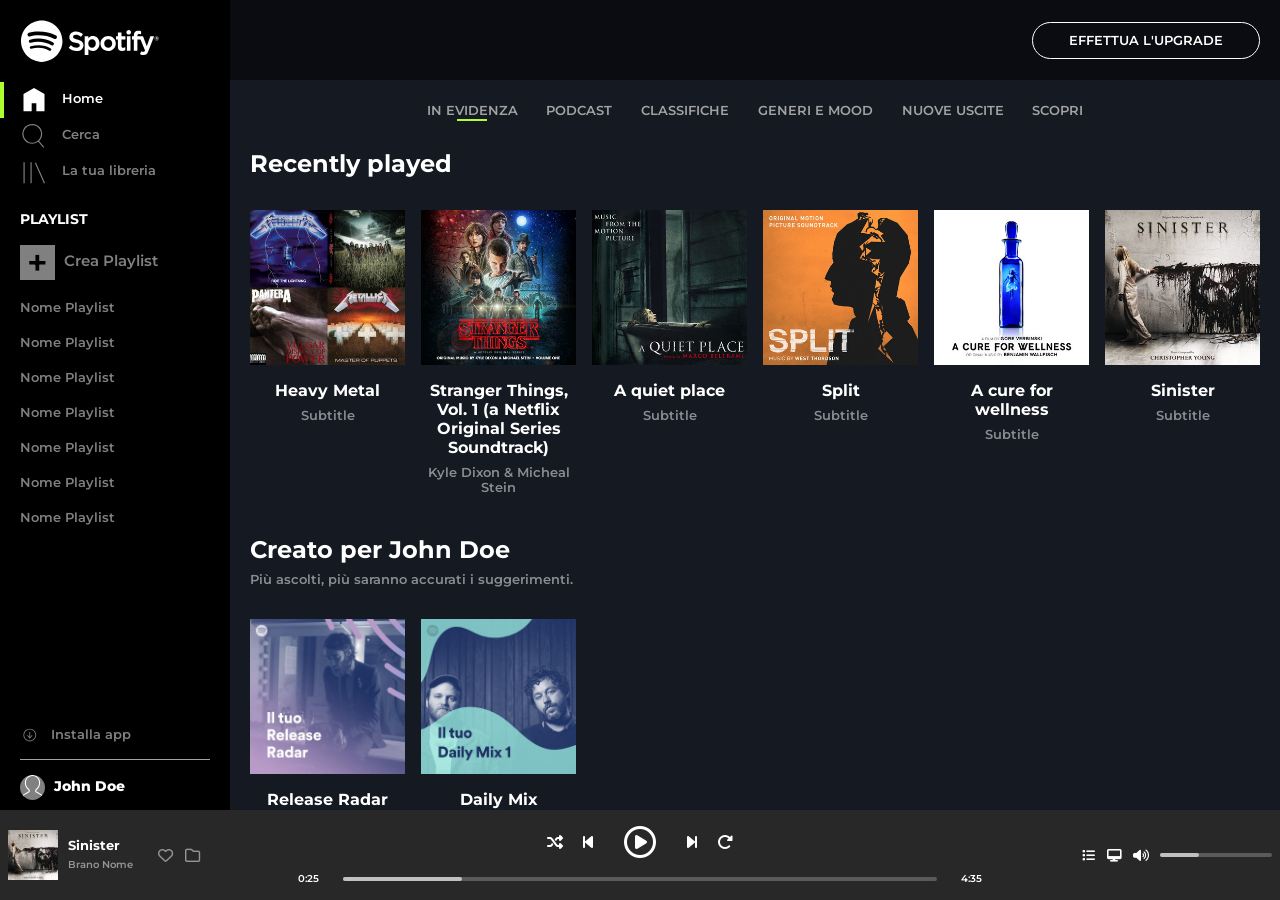
<file: index.html>
<!DOCTYPE html>
<html lang="en">

<head>
    <meta charset="UTF-8">
    <meta http-equiv="X-UA-Compatible" content="IE=edge">
    <meta name="viewport" content="width=device-width, initial-scale=1.0">
    <title>Spotify</title>

    <!-- Link - Google Font -->
    <link rel="preconnect" href="https://fonts.googleapis.com">
    <link rel="preconnect" href="https://fonts.gstatic.com" crossorigin>
    <link href="https://fonts.googleapis.com/css2?family=Montserrat:wght@300;400;500;600;700;800;900&display=swap"
        rel="stylesheet">

    <!-- Link - Font Awesome -->
    <link rel="stylesheet" href="https://cdnjs.cloudflare.com/ajax/libs/font-awesome/6.1.1/css/all.min.css"
        integrity="sha512-KfkfwYDsLkIlwQp6LFnl8zNdLGxu9YAA1QvwINks4PhcElQSvqcyVLLD9aMhXd13uQjoXtEKNosOWaZqXgel0g=="
        crossorigin="anonymous" referrerpolicy="no-referrer" />

    <!-- Link - style.css -->
    <link rel="stylesheet" href="css/style.css">
</head>

<body>

    <!-- App Wrapper -->
    <div class="app-wrapper">

        <!-- MAIN -->
        <main class="flex-container">

            <!-- Navigation Menu -->
            <nav id="navigation-menu" class="flex-container">

                <!-- Logo -->
                <div class="logo">
                    <img src="img/logo.svg" alt="Logo Spotify">
                </div>

                <!-- Menu -->
                <ul class="main-menu">

                    <!-- Item -->
                    <li class="current">
                        <a href="#">
                            <img src="img/home.svg" alt="Home icon">
                            Home
                        </a>
                    </li>

                    <!-- Item -->
                    <li>
                        <a href="#">
                            <img src="img/search.svg" alt="Search icon">
                            Cerca
                        </a>
                    </li>

                    <!-- Item -->
                    <li>
                        <a href="#">
                            <img src="img/libreria.svg" alt="Library icon">
                            La tua libreria
                        </a>
                    </li>
                </ul>

                <!-- Playlist -->
                <h2>PLAYLIST</h2>

                <ul class="playlist-menu">
                    <li class="create-item">
                        <a href="#">
                            <span>+</span>
                            Crea Playlist
                        </a>
                    </li>

                    <!-- Item -->
                    <li>
                        <a href="#">Nome Playlist</a>
                    </li>

                    <!-- Item -->
                    <li>
                        <a href="#">Nome Playlist</a>
                    </li>

                    <!-- Item -->
                    <li>
                        <a href="#">Nome Playlist</a>
                    </li>

                    <!-- Item -->
                    <li>
                        <a href="#">Nome Playlist</a>
                    </li>

                    <!-- Item -->
                    <li>
                        <a href="#">Nome Playlist</a>
                    </li>

                    <!-- Item -->
                    <li>
                        <a href="#">Nome Playlist</a>
                    </li>

                    <!-- Item -->
                    <li>
                        <a href="#">Nome Playlist</a>
                    </li>
                </ul>

                <!-- User Area -->
                <div class="user-area">

                    <!-- Install App -->
                    <a class="install-app" href="#">
                        <img src="img/download.svg" alt="Download icon">
                        Installa app
                    </a>

                    <hr>

                    <!-- User Profile -->
                    <a class="user-profile" href="#">
                        <span>
                            <img src="img/profile.svg" alt="Profile Icon">
                        </span>
                        John Doe
                    </a>
                </div>
            </nav>

            <!-- Main Menu: Mobile XS (max-width: 600px) -->
            <nav id="navigation-menu-xs" class="mobile-xs flex-container">

                <!-- Menu -->
                <ul>

                    <!-- Item -->
                    <li>
                        <a href="#">
                            <img src="img/logo-small.svg" alt="Logo small Spotify">
                        </a>
                    </li>

                    <!-- Item -->
                    <li>
                        <a href="#">
                            <img src="img/home.svg" alt="Home icon">
                        </a>
                    </li>

                    <!-- Item -->
                    <li>
                        <a href="#">
                            <img src="img/search.svg" alt="Search icon">
                        </a>
                    </li>

                    <!-- Item -->
                    <li>
                        <a href="#">
                            <img src="img/libreria.svg" alt="Library icon">
                        </a>
                    </li>
                </ul>

                <!-- User Area -->
                <div class="user-area">

                    <!-- Install App -->
                    <a class="install-app" href="#">
                        <img src="img/download.svg" alt="Download icon">
                    </a>

                    <!-- User Profile -->
                    <a class="user-profile" href="#">
                        <span>
                            <img src="img/profile.svg" alt="Profile Icon">
                        </span>
                    </a>
                </div>
            </nav>

            <!-- Main Content -->
            <div id="main-content">

                <!-- Menu -->
                <nav>
                    <ul class="flex-container">
                        <li><a class="current" href="#">IN EVIDENZA</a></li>
                        <li><a href="#">PODCAST</a></li>
                        <li><a href="#">CLASSIFICHE</a></li>
                        <li><a href="#">GENERI E MOOD</a></li>
                        <li><a href="#">NUOVE USCITE</a></li>
                        <li><a href="#">SCOPRI</a></li>
                    </ul>
                </nav>

                <!-- Section - Recents -->
                <section>
                    <h2>Recently played</h2>

                    <!-- All Items -->
                    <div class="columns flex-container">

                        <!-- Item -->
                        <div class="col">
                            <div class="card">

                                <!-- Image with Overlay -->
                                <div class="container-img">

                                    <!-- Image -->
                                    <img src="img/metal_lifting.jpg" alt="Metal lifting">

                                    <!-- Overlay -->
                                    <div class="overlay">
                                        <i class="far fa-play-circle fa-4x"></i>
                                    </div>
                                </div>

                                <!-- Text -->
                                <h3>Heavy Metal</h3>
                                <div class="subtitle">Subtitle</div>
                            </div>
                        </div>

                        <!-- Item -->
                        <div class="col">
                            <div class="card">

                                <!-- Image with Overlay -->
                                <div class="container-img">

                                    <!-- Image -->
                                    <img src="img/stranger.jpeg" alt="Strangers Things">

                                    <!-- Overlay -->
                                    <div class="overlay">
                                        <i class="far fa-play-circle fa-4x"></i>
                                    </div>
                                </div>

                                <!-- Text -->
                                <h3>Stranger Things, Vol. 1 (a Netflix Original Series Soundtrack)</h3>
                                <div class="subtitle">Kyle Dixon & Micheal Stein</div>
                            </div>
                        </div>

                        <!-- Item -->
                        <div class="col">
                            <div class="card">

                                <!-- Image with Overlay -->
                                <div class="container-img">

                                    <!-- Image -->
                                    <img src="img/aquietplace.jpeg" alt="A quiet place">

                                    <!-- Overlay -->
                                    <div class="overlay">
                                        <i class="far fa-play-circle fa-4x"></i>
                                    </div>
                                </div>

                                <!-- Text -->
                                <h3>A quiet place</h3>
                                <div class="subtitle">Subtitle</div>
                            </div>
                        </div>

                        <!-- Item -->
                        <div class="col">
                            <div class="card">

                                <!-- Image with Overlay -->
                                <div class="container-img">

                                    <!-- Image -->
                                    <img src="img/split.jpeg" alt="Split">

                                    <!-- Overlay -->
                                    <div class="overlay">
                                        <i class="far fa-play-circle fa-4x"></i>
                                    </div>
                                </div>

                                <!-- Text -->
                                <h3>Split</h3>
                                <div class="subtitle">Subtitle</div>
                            </div>
                        </div>

                        <!-- Item -->
                        <div class="col">
                            <div class="card">

                                <!-- Image with Overlay -->
                                <div class="container-img">

                                    <!-- Image -->
                                    <img src="img/cure.jpeg" alt="A cure for wellness">

                                    <!-- Overlay -->
                                    <div class="overlay">
                                        <i class="far fa-play-circle fa-4x"></i>
                                    </div>
                                </div>

                                <!-- Text -->
                                <h3>A cure for wellness</h3>
                                <div class="subtitle">Subtitle</div>
                            </div>
                        </div>

                        <!-- Item -->
                        <div class="col">
                            <div class="card">

                                <!-- Image with Overlay -->
                                <div class="container-img">

                                    <!-- Image -->
                                    <img src="img/sinister.jpeg" alt="Sinister">

                                    <!-- Overlay -->
                                    <div class="overlay">
                                        <i class="far fa-play-circle fa-4x"></i>
                                    </div>
                                </div>

                                <!-- Text -->
                                <h3>Sinister</h3>
                                <div class="subtitle">Subtitle</div>
                            </div>
                        </div>
                    </div>
                </section>

                <!-- Section - Created for -->
                <section>
                    <h2>Creato per John Doe</h2>

                    <div class="subtitle">Più ascolti, più saranno accurati i suggerimenti.</div>

                    <!-- All Items -->
                    <div class="columns flex-container">

                        <!-- Item -->
                        <div class="col">
                            <div class="card">

                                <!-- Image with Overlay -->
                                <div class="container-img">

                                    <!-- Image -->
                                    <img src="img/radar.jpeg" alt="Release Radar cover">

                                    <!-- Overlay -->
                                    <div class="overlay">
                                        <i class="far fa-play-circle fa-4x"></i>
                                    </div>
                                </div>

                                <!-- Text -->
                                <h3>Release Radar</h3>
                            </div>
                        </div>

                        <!-- Item -->
                        <div class="col">
                            <div class="card">

                                <!-- Image with Overlay -->
                                <div class="container-img">

                                    <!-- Image -->
                                <img src="img/mixdaily.jpeg" alt="Daily Mix cover">

                                <!-- Overlay -->
                                <div class="overlay">
                                    <i class="far fa-play-circle fa-4x"></i>
                                </div>
                            </div>

                            <!-- Text -->
                                <h3>Daily Mix</h3>
                            </div>
                        </div>
                    </div>
                </section>

                <!-- Section - Most popular artists -->
                <section>
                    <h2>Artisti più popolari</h2>

                    <div class="subtitle">Più ascolti, più saranno accurati i suggerimenti.</div>

                    <!-- All Items -->
                    <div class="columns flex-container">

                        <!-- Item -->
                        <div class="col">
                            <div class="card">

                                <!-- Image with Overlay -->
                                <div class="container-img">

                                    <!-- Image -->
                                <img src="img/youg.jpeg" alt="Lana Del Rey">

                                <!-- Overlay -->
                                <div class="overlay">
                                    <i class="far fa-play-circle fa-4x"></i>
                                </div>
                            </div>

                            <!-- Text -->
                                <h3>Lana Del Rey</h3>
                            </div>
                        </div>

                        <!-- Item -->
                        <div class="col">
                            <div class="card">

                                <!-- Image with Overlay -->
                                <div class="container-img">

                                    <!-- Image -->
                                <img src="img/einaudi.jpeg" alt="Ludovico Einaudi">

                                <!-- Overlay -->
                                <div class="overlay">
                                    <i class="far fa-play-circle fa-4x"></i>
                                </div>
                            </div>

                            <!-- Text -->
                                <h3>Ludovico Einaudi</h3>
                            </div>
                        </div>
                    </div>
                </section>
            </div>

            <!-- Upgrade Bar -->
            <div id="upgrade-bar" class="flex-container">
                <a href="#" class="btn">EFFETTUA L'UPGRADE</a>
            </div>
        </main>

        <!-- FOOTER -->
        <footer class="flex-container">

            <!-- Footer Left -->
            <div class="footer-side info-track flex-container">

                <!-- Info Track -->
                <img src="img/sinister.jpeg" alt="Sinister album">

                <div class="text">
                    <h4>Sinister</h4>
                    <a href="#">Brano Nome</a>
                </div>

                <!-- Icons -->
                <div class="icons">
                    <i class="far fa-heart"></i>
                    <i class="far fa-folder"></i>
                </div>
            </div>

            <!-- Footer Center -->
            <div class="footer-player flex-container">

                <!-- Controllers -->
                <div class="controllers">
                    <i class="fa-solid fa-shuffle"></i>
                    <i class="fa-solid fa-backward-step"></i>
                    <i class="far fa-play-circle fa-2x"></i>
                    <i class="fa-solid fa-forward-step"></i>
                    <i class="fa-solid fa-rotate-right"></i>
                </div>

                <!-- Bar Track -->
                <div class="bar-track flex-container">
                    <span>0:25</span>

                    <div class="bar empty">
                        <div class="bar full"></div>
                    </div>

                    <span>4:35</span>
                </div>
            </div>

            <!-- Footer Right -->
            <div class="footer-side volume-ctrl flex-container">

                <!-- Icons -->
                <div class="icons">
                    <i class="fa-solid fa-list"></i>
                    <i class="fa-solid fa-desktop"></i>
                    <i class="fa-solid fa-volume-high"></i>
                </div>

                <!-- Bar Volume -->
                <div class="bar empty">
                    <div class="bar full"></div>
                </div>
            </div>
        </footer>
    </div>

</body>

</html>
</file>
<file: css/style.css>
/* RESET */

* {
    box-sizing: border-box;
    margin: 0;
    padding: 0;
}

/* COMMON */

body {
    font-family: 'Montserrat', sans-serif;
    color: #a3a3a3;
    font-weight: 600;
}

img {
    width: 100%;
    display: block;
}

a {
    text-decoration: none;
    color: inherit;
}

ul {
    list-style-type: none;
}


/* UTILITIES */

.app-wrapper {
    height: 100vh;

    /* Bonus per responsive Huawei Mate 10 Pro (vedi in fondo) min-width: 360px - Regular min-width: 580px */
    min-width: 360px;
}

.flex-container {
    display: flex;
}

/* MAIN */

main {
    height: calc(100vh - 90px);
    width: 100%;
}

/* MAIN > Navigation Menu */

#navigation-menu,
#navigation-menu-xs {
    width: 230px;
    overflow-y: hidden;
    background-color: black;
    font-size: 0.8rem;
    flex-direction: column;
    color: white;
}

#navigation-menu-xs {
    display: none;
}

#navigation-menu .logo {
    padding: 20px;
}

#navigation-menu .logo img {
    width: 140px;
}

#navigation-menu ul.main-menu {
    margin-bottom: 20px;  
}

#navigation-menu ul.main-menu li {
    padding: 4px 20px;
}

#navigation-menu ul.main-menu li.current {
    border-left: 4px solid #adff2f;
    padding-left: 16px;
}

#navigation-menu ul.main-menu li.current a {
    opacity: 1;
}

#navigation-menu ul.main-menu li a {
    vertical-align: middle;
    opacity: 0.5;
    transition: all 0.2s;
}

#navigation-menu ul.main-menu li a:hover {
    opacity: 1;
}

#navigation-menu ul.main-menu li a img {
    width: 28px;
    display: inline-block;
    margin-right: 10px;
    vertical-align: middle;
}

#navigation-menu h2 {
    font-size: 14px;
    font-weight: 700;
    margin-bottom: 7px;
    padding-left: 20px;  
}

#navigation-menu ul.playlist-menu {
    flex-grow: 1;
    overflow-y: auto;
}

#navigation-menu ul.playlist-menu li {
    padding: 10px 20px;
}    

#navigation-menu ul.playlist-menu li a {
    opacity: 0.5;
    transition: all 0.2s;
}    

#navigation-menu ul.playlist-menu li a:hover {
    opacity: 1;
}    

#navigation-menu ul.playlist-menu li.create-item a {
    font-size: 15px;
    opacity: 0.5;
    transition: all 0.2s;
}

#navigation-menu ul.playlist-menu li.create-item a:hover {
    opacity: 1;
}

#navigation-menu ul.playlist-menu li.create-item span {
    font-size: 35px;
    background-color: white;
    color: black;
    display: inline-block;
    width: 35px;
    height: 35px;
    text-align: center;
    line-height: 35px;
    vertical-align: middle;
    margin-right: 5px;
}

#navigation-menu .user-area {
    padding: 10px 20px;
}

#navigation-menu .user-area a.install-app {
    opacity: 0.5;
    transition: all 0.2s;
}

#navigation-menu .user-area a.install-app:hover {
    opacity: 1;
}

#navigation-menu .user-area a.install-app img {
    width: 17px;
    display: inline-block;
    margin-right: 10px;
    vertical-align: middle;
}

nav .user-area a.user-profile span {
    font-size: 35px;
    background-color: #808080;
    display: inline-block;
    width: 25px;
    height: 25px;
    vertical-align: middle;
    margin-right: 5px;
    border-radius: 50%;
    overflow: hidden;   
}

#navigation-menu .user-area a.user-profile {
    font-size: 14px;
    font-weight: 800; 
}

#navigation-menu .user-area a.user-profile span img {
    object-fit: cover;    
}

#navigation-menu .user-area hr {
    margin: 15px 0;
    border:none;
    border-top:1px solid rgb(163, 163, 163);
}

/* MAIN > Main Content */

#main-content {
    width: calc(100% - 230px);
    height: 100%;
    overflow-y: auto;
    padding: 100px 20px 20px;
    background-color: #141922;
}

/* MAIN > Main Content > Menu */

#main-content nav ul {
    justify-content: center;
    flex-wrap: wrap;
}

#main-content nav ul li { 
    margin-bottom: 30px;
}

#main-content nav ul li a { 
	font-size: 0.8rem;
    margin: 0 0.9rem;
    position: relative;
    transition: all 0.3s;

}

#main-content nav ul li a:hover { 
	color: white;
}

#main-content nav ul li a.current::after { 
	display: block;
    content: "";
    border-bottom: 2px solid #adff2f;
    width: 30px;
    position: absolute;
    left: calc(50% - 15px);
}

/* MAIN > Main Content > Section */

#main-content section { 
    color: white;
}

#main-content section h2 { 
    font-size: 1.5rem;
}

#main-content section .columns { 
    flex-wrap: wrap;
    margin: 2rem -0.5rem;
}

#main-content section .columns .col { 
	width: calc(100% / 6);
    padding: 0 0.5rem;
}

#main-content section .columns .col .card { 
    margin-bottom: 0.5rem;
    text-align: center;
    cursor: pointer;
}

#main-content section .columns .col .card .container-img { 
    position: relative;
    width: 100%;
    height: 100%;
}

#main-content section .columns .col .card .container-img .overlay { 
    position: absolute;
    background: rgba(0, 0, 0, 0.5);
    top: 0;
    left: 0;
    width: 100%;
    height: 100%;
    display: flex;
    justify-content: center;
    align-items: center;
    transition: opacity 0.5s;
    opacity: 0;
}

#main-content section .columns .col .card:hover .container-img .overlay { 
    opacity: 1;
}

#main-content section .columns .col .card h3 { 
    font-size: 1rem;
    margin: 1rem 0 0.5rem;
}

#main-content section .subtitle { 
    font-size: 0.8rem;
    opacity: 0.5;
    margin-top: 0.5rem;
}

/* MAIN > Upgrade Bar */

#upgrade-bar {
    position: fixed;
    top: 0;
    right: 0;
    width: calc(100% - 230px);
    height: 80px;
    overflow-y: hidden;
    justify-content: flex-end;
    align-items: center;
    padding-right: 20px;
    background-color: rgba(0, 0, 0, 0.5);
}

#upgrade-bar a.btn {
    padding: 10px 36px;
    color: white;
    border: 1px solid white;
    border-radius: 20px;
    font-size: 0.8rem;
    transition: all 0.3s;
}

#upgrade-bar a.btn:hover {
    transform: scale(1.1);
}

/* FOOTER */

footer {
    background-color: #282828;
    height: 90px;
    overflow-y: hidden;
    color: white;
    padding: 0 0.5rem;
}

footer .footer-side {
    align-items: center;
    width: 12rem;
}

footer .footer-side img {
    width: 50px;
    display: inline;
    margin-right: 10px;
}

footer .footer-side .text {
    flex-grow: 1;
}

footer .footer-side .text h4 {
    font-size: 0.8rem;
}

footer .footer-side .text a {
    font-size: 0.65rem;
    opacity: 0.5;
    line-height: 1rem;
    transition: all 0.2s;
}

footer .footer-side .text a:hover {
    opacity: 1;
    text-decoration: underline;
}

footer .footer-side .icons {
    font-size: 0.95rem;
    color: white;
}

footer .footer-side.info-track .icons {
    margin-left: 0.7rem;
}

footer .footer-side.info-track .icons i {
    opacity: 0.5;
    transition: all 0.2s;
}

footer .footer-side.info-track .icons i:hover {
    opacity: 1;
}

footer .footer-side .icons i {
    margin-left: 0.5rem;
    cursor: pointer;
}

footer .footer-side .icons i.fa-list {
    margin-left: 0;
}

footer .bar {
    height: 0.25rem;
    border-radius: 0.2rem;
    cursor: pointer;
}

footer .bar.empty {
    background-color: #5a5a5a;
}

footer .bar.full {
    background-color: #c1c1c1;
    position: relative;
    transition: all 0.2s;
}

footer .footer-side .bar.empty {
    width: 7rem;
    margin-left: 0.7rem;
}

footer .footer-side .bar.full {
    width: 35%;
}

footer .bar.full:after {
    content: '';
    display: inline-block;
    width: 0.8rem;
    height: 0.8rem;
    background-color: white;
    border-radius: 50%;
    position: absolute;
    right: 0;
    top: 50%;
    transform: translate(0, -50%);
    opacity: 0;
    transition: all 0.2s;
}

footer .bar:hover .bar.full {
    background-color: #adff2f;
}

footer .bar:hover .bar.full:after {
    opacity: 1;
}

footer .footer-side.volume-ctrl {
    justify-content: flex-end;
}

footer .footer-side.volume-ctrl .icons {
    font-size: 0.8rem;
}

footer .footer-player {
    flex-grow: 1;
    align-items: center;
    justify-content: center;
    flex-direction: column;
    justify-content: space-evenly;
}    

footer .footer-player .controllers i {
    margin: 0 0.5rem;
    vertical-align: middle;
    cursor: pointer;
}    

footer .footer-player .controllers i.fa-play-circle {
    margin: 0 1.2rem;
    transition: all 0.2s;
}

footer .footer-player .controllers i.fa-play-circle:hover {
    transform: scale(1.1);
}

footer .footer-player {
    align-items: center;
}

footer .footer-player .bar-track {
    align-items: center;
    justify-content: center;
    width: 90%;
}

footer .footer-player .bar-track span {
    font-size: 0.6rem;
}

footer .footer-player .bar-track .bar.empty {
    width: 75%;
    margin: 0px 1.5rem;
}

footer .footer-player .bar-track .bar.full {
    width: 20%;
}



/********************
    MEDIA QUERIES
********************/


/******* DESKTOP - LG *******/
@media screen and (min-width: 1101px) {

}


/******* TABLET - MD *******/
@media screen and (max-width: 1100px) {
    
/* MAIN > Main Content > Section */

#main-content section .columns .col { 
    width: calc(100% / 4);
} 
}


/******* MOBILE - S *******/
@media screen and (max-width: 700px) {

/* MAIN > Main Content > Section */

#main-content section .columns .col { 
	width: calc(100% / 2);
}

/* FOOTER */

footer .footer-player .bar-track .bar.empty {
    margin: 0px 0.5rem;
}
}


/******* MOBILE - XS *******/
@media screen and (max-width: 600px) {
    
/* MAIN */

main {
    height: calc(100vh - 70px);
}

/* MAIN > Navigation Menu */

#navigation-menu {
    display: none;
}

#navigation-menu-xs {
    width: 40px;
    display: flex;
    padding: 10px;
    justify-content: space-between;
    align-items: center;
}

#navigation-menu-xs ul li:first-child {
    padding-bottom: 10px;
    opacity: 1;
}

#navigation-menu-xs ul li {
    padding-bottom: 10px;
    opacity: 0.7;
    transition: all 0.2s;
}

#navigation-menu-xs ul li:hover {
    opacity: 1;
}

#navigation-menu-xs .user-area {
    padding: 0;
    flex-direction: column;
    align-items: center;
}

#navigation-menu-xs .user-area a.install-app img {
    width: 14px;
    opacity: 0.7;
    margin: 0 auto 20px;
    transition: all 0.2s;
}

#navigation-menu-xs .user-area a.install-app img:hover {
    opacity: 1;
}

#navigation-menu-xs .user-area a.user-profile span {
    width: 20px;
    height: 20px;
    margin-right: 0;
}

/* MAIN > Main Content */

#main-content {
    width: calc(100% - 40px);
    padding: 90px 20px 20px;
}

/* MAIN > Main Content > Menu */

#main-content nav ul li a { 
	font-size: 0.65rem;
}

/* MAIN > Main Content > Section */

#main-content section h2 { 
	font-size: 1.3rem;
}

#main-content section .columns { 
    margin: 2rem -0.3rem;
}

#main-content section .columns .col { 
    padding: 0 0.3rem;
}

#main-content section .columns .col .card h3 { 
    font-size: 0.8rem;
}

#main-content section .subtitle { 
    font-size: 0.6rem;
}

/* MAIN > Upgrade Bar */

#upgrade-bar {
    width: calc(100% - 40px);
    height: 70px;
}

#upgrade-bar a.btn {
    font-size: 0.65rem;
}

/* FOOTER */

footer {
    height: 70px;
}

/* Footer Left */

footer .footer-side {
    width: 10rem;
}

footer .footer-side img {
    width: 25px;
}    

footer .footer-side .text {
    width: 30px;
}    

footer .footer-side .text h4 {
    font-size: 0.7rem;
}    

footer .footer-side .text a {
    font-size: 0.55rem;
}    

footer .footer-side .bar.empty {
    width: 5rem;
}
}

/* BONUS PER RESPONSIVE MOBILE HUAWEI MATE 10 PRO */

/******* MOBILE Portrait - HUAWEI MATE 10 PRO *******/
@media screen and (max-width: 580px) {
/* MAIN > Main Content */
#main-content nav ul li {
    margin-bottom: 0.5rem;
}    

#main-content nav ul li a {
    margin: 0 0.4rem;
}

/* FOOTER */
footer .footer-side img {
    display: none;
}

footer .icons {
    display: flex;
    flex-direction: column;
    align-items: center;
    font-size: 0.7rem;
}

footer .footer-side .icons i {
    margin: 0 0 0.5rem;
}

footer .footer-side .icons i:last-child {
    margin: 0;
}

footer .footer-side {
    width: 5rem;
}

footer .footer-player {
    padding: 0 1rem;
}

footer .footer-player .controllers i.fa-play-circle {
    margin: 0;
}

footer .footer-player .controllers i {
    margin: 0 0.3rem;
}

footer .footer-side .text a {
    display: inline-block;
    line-height: 0.7rem;
    width: 4rem;
}
}

/******* MOBILE Landscape - HUAWEI MATE 10 PRO *******/
@media screen and (max-height: 650px) and (min-width: 601px) {

/* MAIN */

main {
    height: calc(100vh - 60px);
}

/* MAIN > Main Content */
#main-content nav ul li {
    margin-bottom: 0.5rem;
}

#main-content section h2 {
    margin-top: 1rem;
}

/* MAIN > Navigation Menu */
#navigation-menu ul.playlist-menu {
    flex-grow: 0;
    overflow-y: unset;
}

#navigation-menu, 
#navigation-menu-xs {
    overflow-y: auto;
}

/* FOOTER */
footer {
    height: 60px;
}


}
</file>
